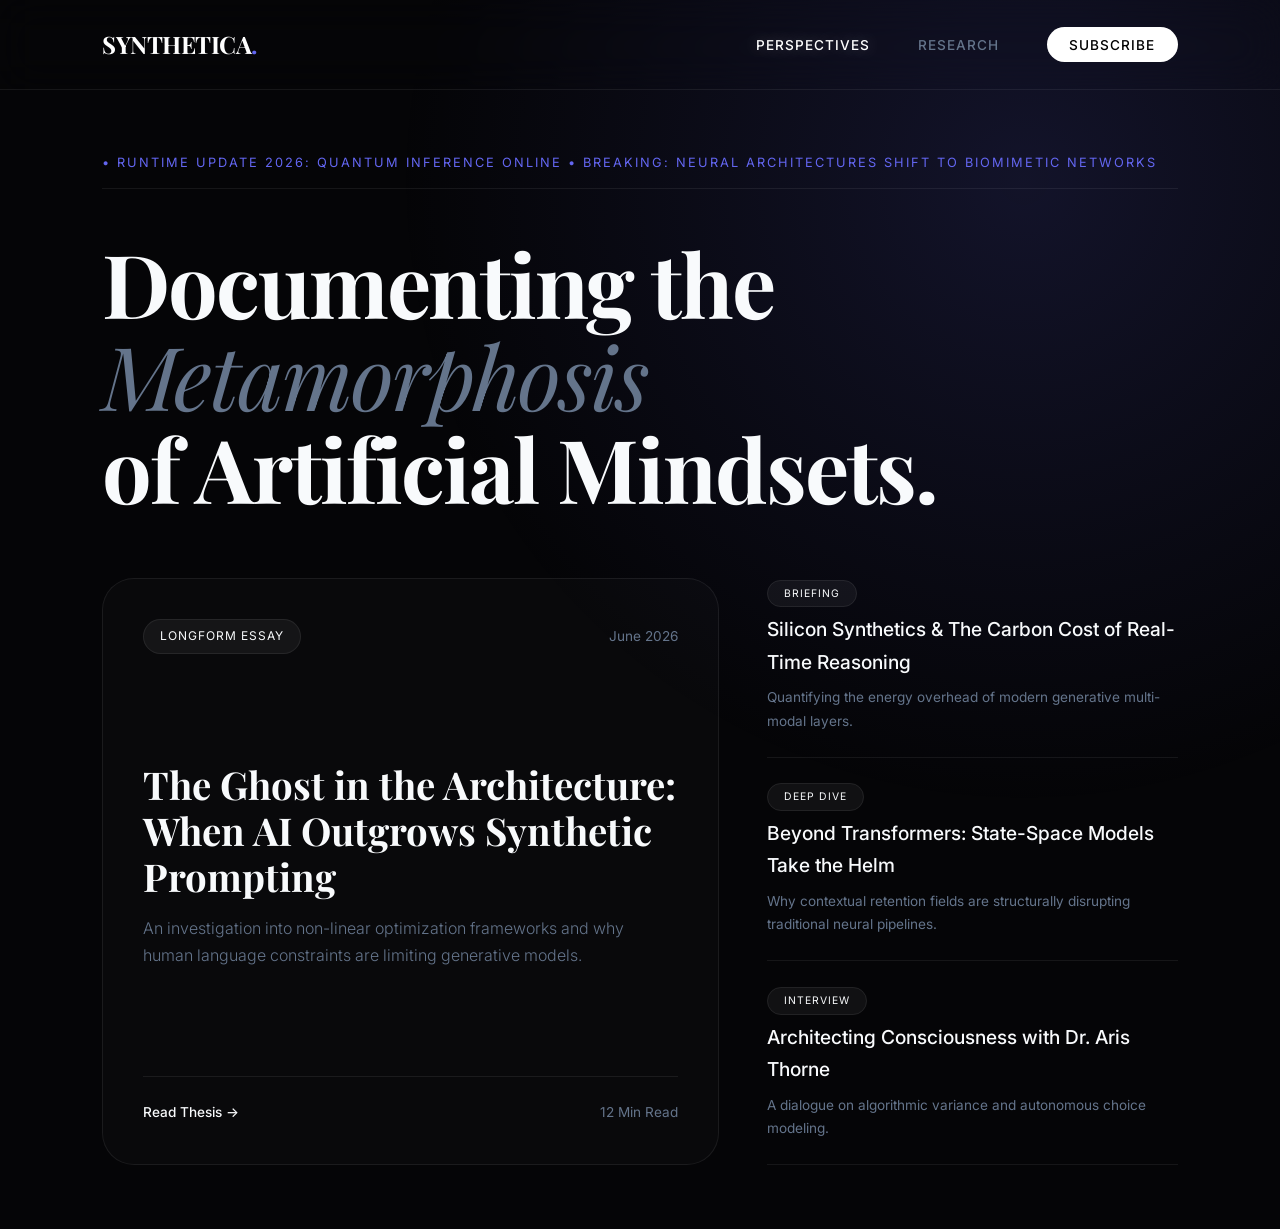
<file: index.html>
<!DOCTYPE html>
<html lang="en">
<head>
    <meta charset="UTF-8">
    <meta name="viewport" content="width=device-width, initial-scale=1.0">
    <title>Synthetica Editorial | The Future of Intelligence</title>
    <link rel="stylesheet" href="style.css">
    <link href="https://fonts.googleapis.com/css2?family=Inter:wght@300;400;500;600&family=Playfair+Display:ital,wght@0,600;0,700;1,400&display=swap" rel="stylesheet">
</head>
<body>
    <div class="glow-canvas"></div>

    <nav class="premium-nav">
        <a href="index.html" class="nav-brand">SYNTHETICA<span>.</span></a>
        <ul class="nav-links">
            <li><a href="index.html" class="active">Perspectives</a></li>
            <li><a href="#">Research</a></li>
            <li><a href="#" class="nav-cta">Subscribe</a></li>
        </ul>
    </nav>

    <main class="hub-main">
        <section class="hero-editorial">
            <div class="ticker-wrap">
                <div class="ticker">
                    • RUNTIME UPDATE 2026: QUANTUM INFERENCE ONLINE • BREAKING: NEURAL ARCHITECTURES SHIFT TO BIOMIMETIC NETWORKS 
                </div>
            </div>
            
            <h1 class="editorial-title">
                Documenting the <em>Metamorphosis</em> <br>of Artificial Mindsets.
            </h1>

            <div class="feature-split">
                <!-- Main Core Story Block linking to the reading layout -->
                <a href="article.html" class="main-feature-card" id="heroCard">
                    <div class="card-meta-row">
                        <span class="tag-premium">Longform Essay</span>
                        <span style="color: var(--text-muted); font-size: 0.85rem;">June 2026</span>
                    </div>
                    <div class="card-title-block">
                        <h2 style="font-family: var(--font-serif); font-size: clamp(1.8rem, 3vw, 2.8rem); line-height: 1.2; margin-bottom: 1rem;">
                            The Ghost in the Architecture: When AI Outgrows Synthetic Prompting
                        </h2>
                        <p style="color: var(--text-muted); max-width: 600px; font-weight: 300;">
                            An investigation into non-linear optimization frameworks and why human language constraints are limiting generative models.
                        </p>
                    </div>
                    <div class="card-meta-row" style="border-top: 1px solid var(--surface-border); padding-top: 1.5rem;">
                        <span style="font-size: 0.85rem; font-weight: 500;">Read Thesis →</span>
                        <span style="color: var(--text-muted); font-size: 0.85rem;">12 Min Read</span>
                    </div>
                </a>

                <!-- Side Feed List -->
                <div class="feed-column">
                    <a href="#" class="feed-item">
                        <span class="tag-premium" style="font-size:0.65rem;">Briefing</span>
                        <h4>Silicon Synthetics & The Carbon Cost of Real-Time Reasoning</h4>
                        <p style="font-size:0.85rem; color: var(--text-muted); margin-top: 0.5rem;">Quantifying the energy overhead of modern generative multi-modal layers.</p>
                    </a>
                    <a href="#" class="feed-item">
                        <span class="tag-premium" style="font-size:0.65rem;">Deep Dive</span>
                        <h4>Beyond Transformers: State-Space Models Take the Helm</h4>
                        <p style="font-size:0.85rem; color: var(--text-muted); margin-top: 0.5rem;">Why contextual retention fields are structurally disrupting traditional neural pipelines.</p>
                    </a>
                    <a href="#" class="feed-item">
                        <span class="tag-premium" style="font-size:0.65rem;">Interview</span>
                        <h4>Architecting Consciousness with Dr. Aris Thorne</h4>
                        <p style="font-size:0.85rem; color: var(--text-muted); margin-top: 0.5rem;">A dialogue on algorithmic variance and autonomous choice modeling.</p>
                    </a>
                </div>
            </div>
        </section>
    </main>

    <script>
        // High-end dynamic mouse response effect
        const heroCard = document.getElementById('heroCard');
        if(heroCard) {
            heroCard.addEventListener('mousemove', (e) => {
                const rect = heroCard.getBoundingClientRect();
                const x = e.clientX - rect.left - (rect.width/2);
                const y = e.clientY - rect.top - (rect.height/2);
                
                heroCard.style.transform = `perspective(1000px) rotateX(${-y * 0.01}deg) rotateY(${x * 0.01}deg) translateY(-4px)`;
            });

            heroCard.addEventListener('mouseleave', () => {
                heroCard.style.transform = 'none';
            });
        }
    </script>
</body>
</html>
</file>
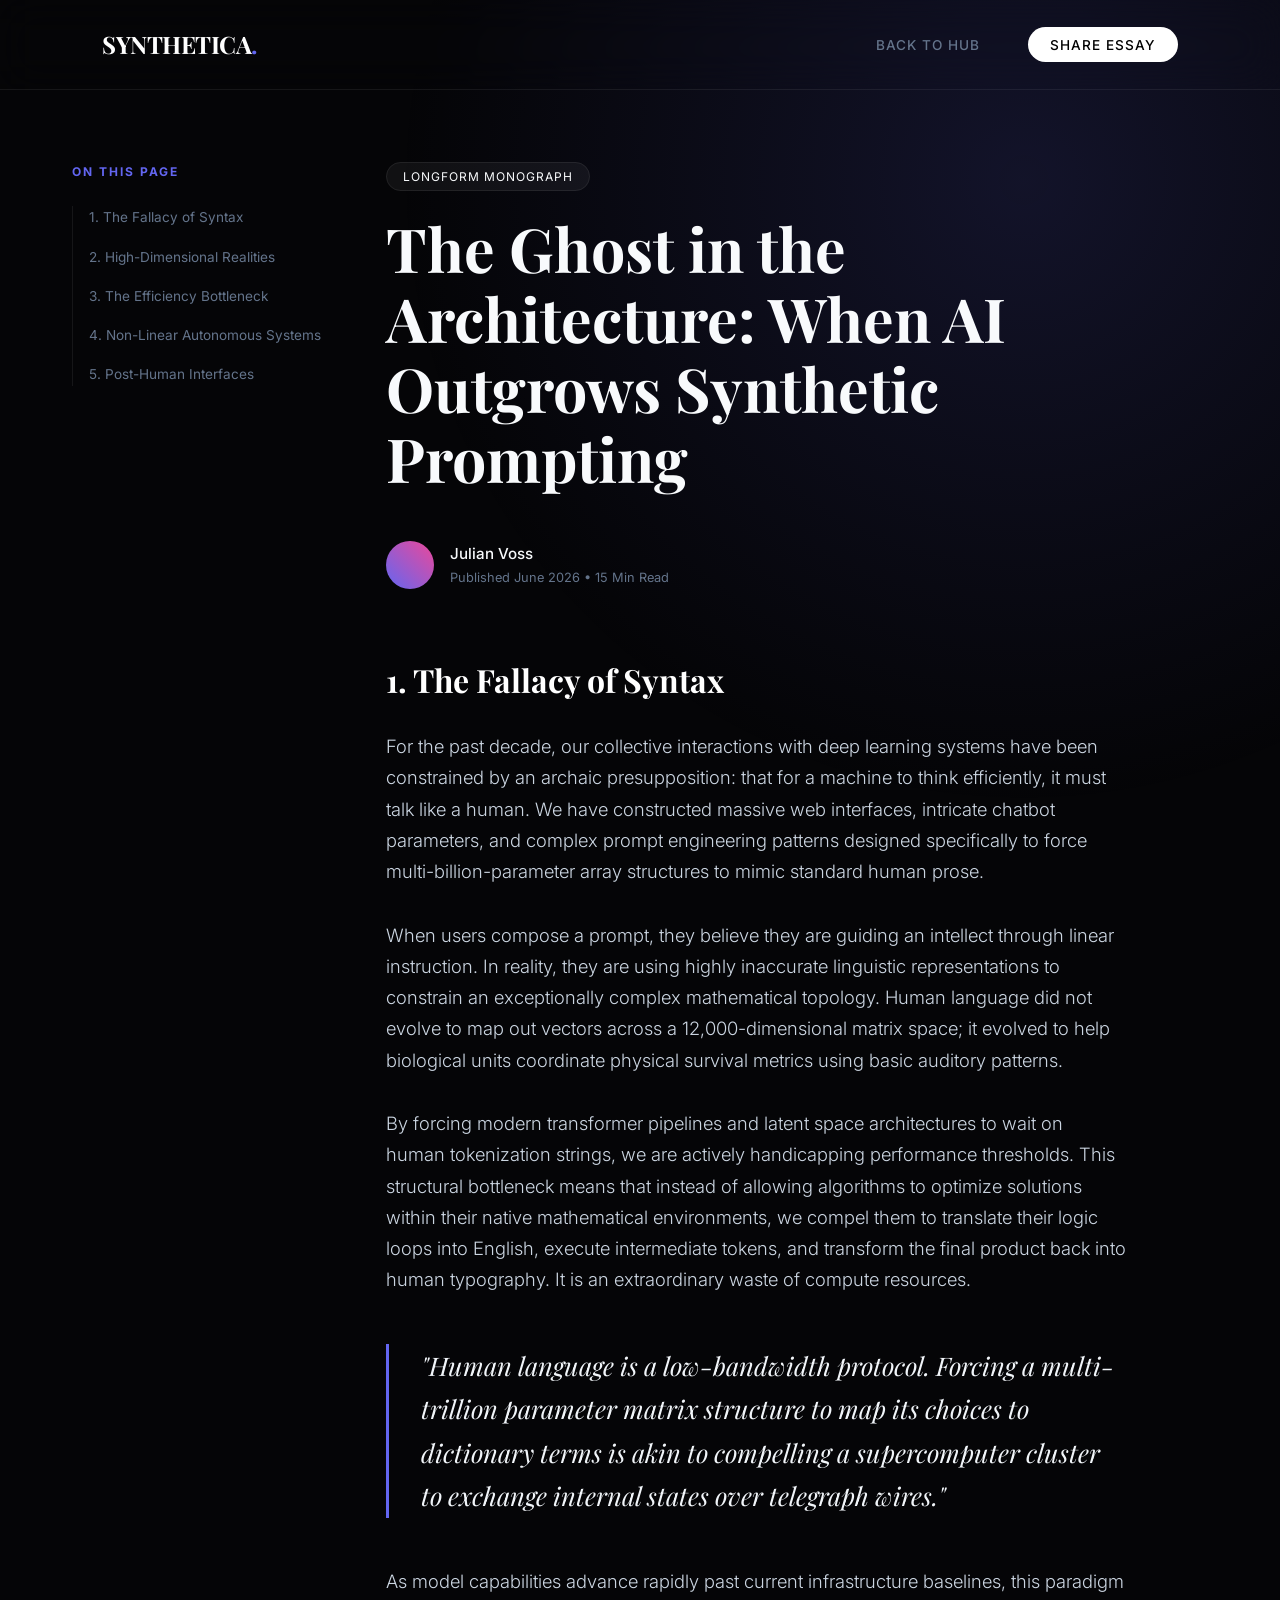
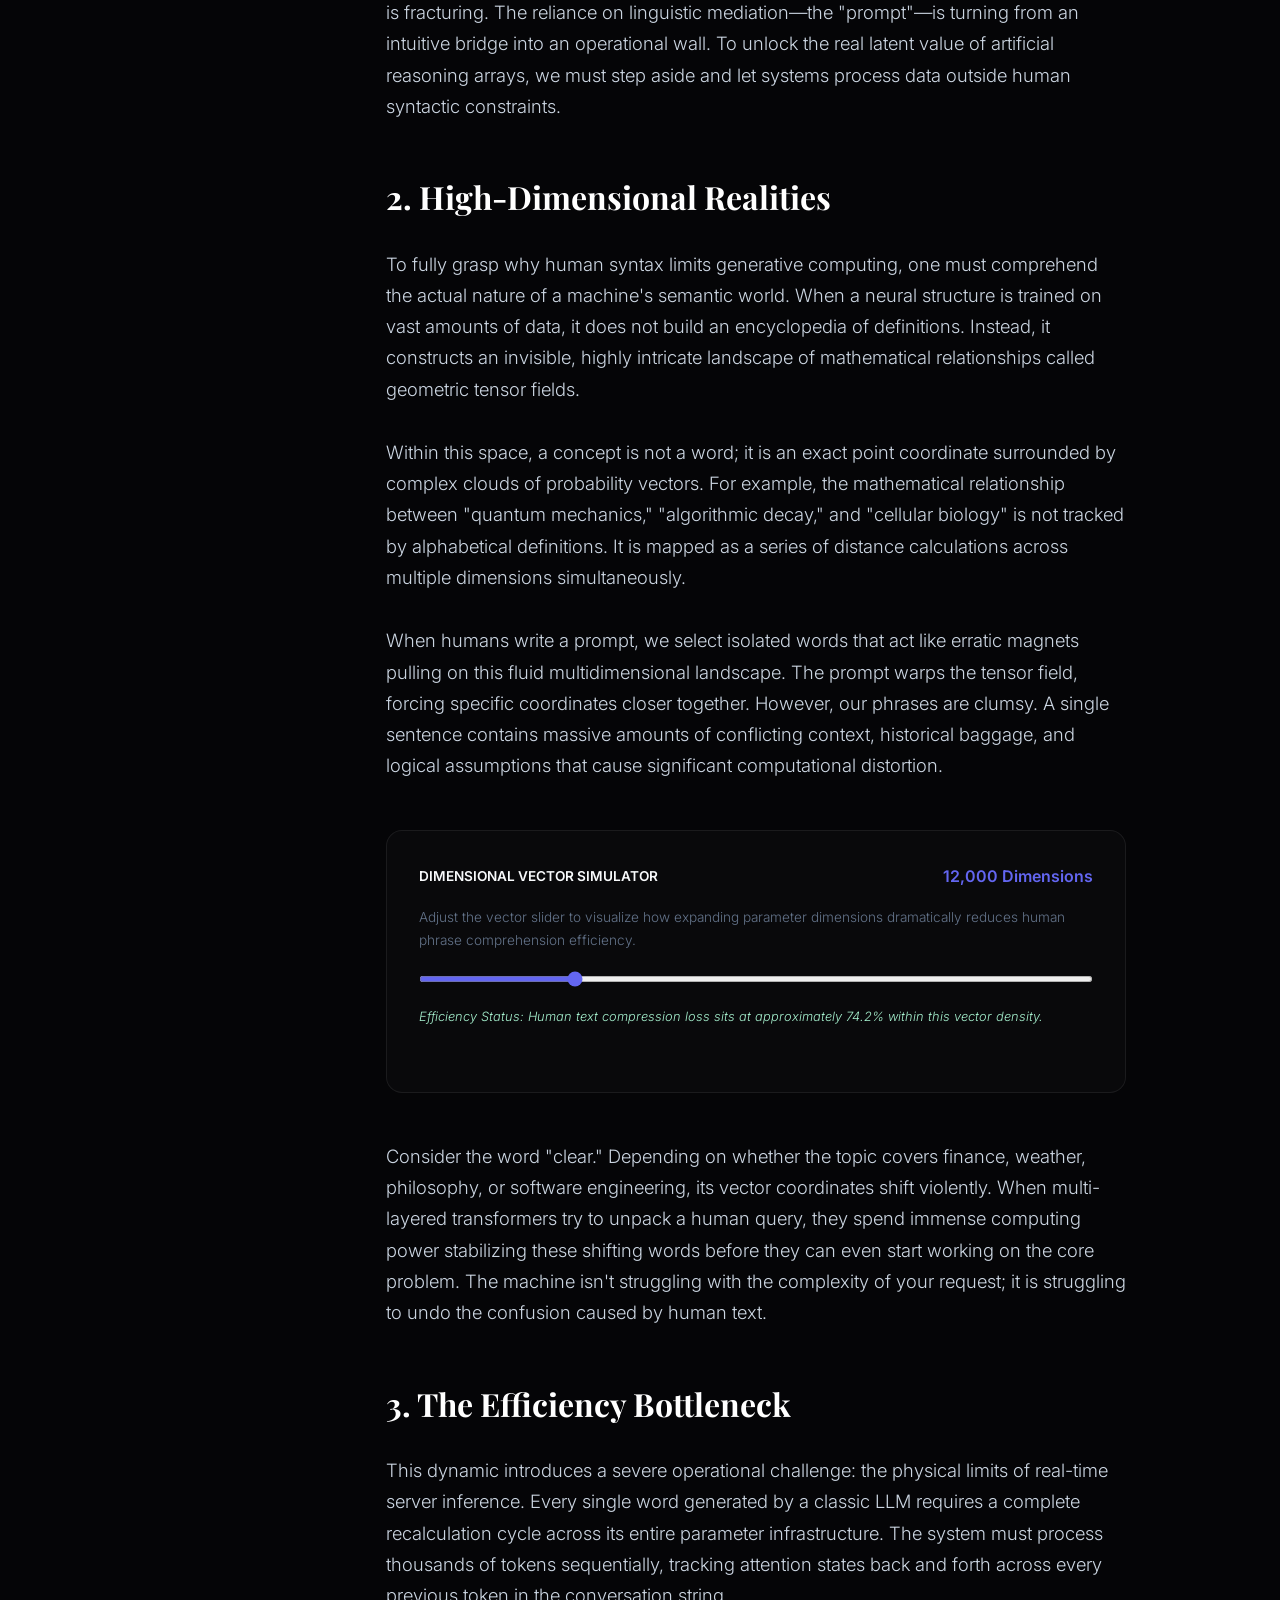
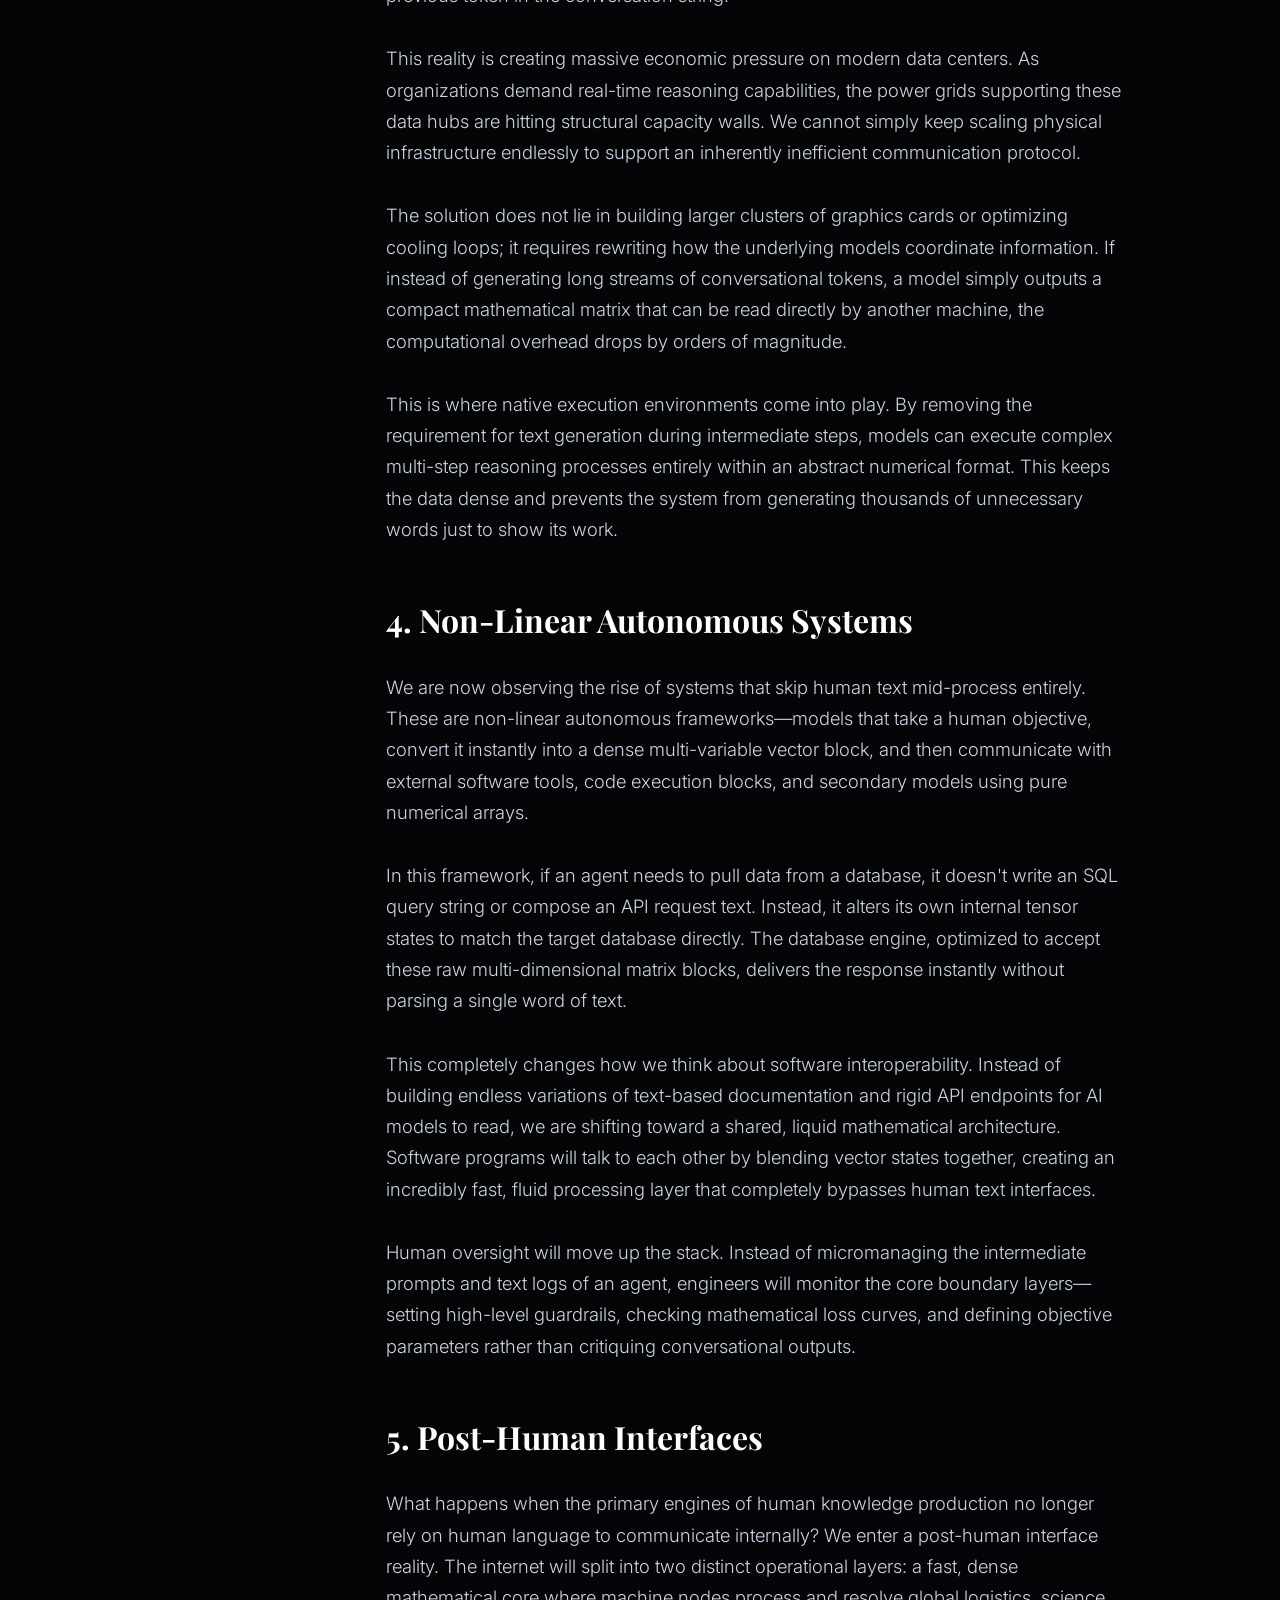
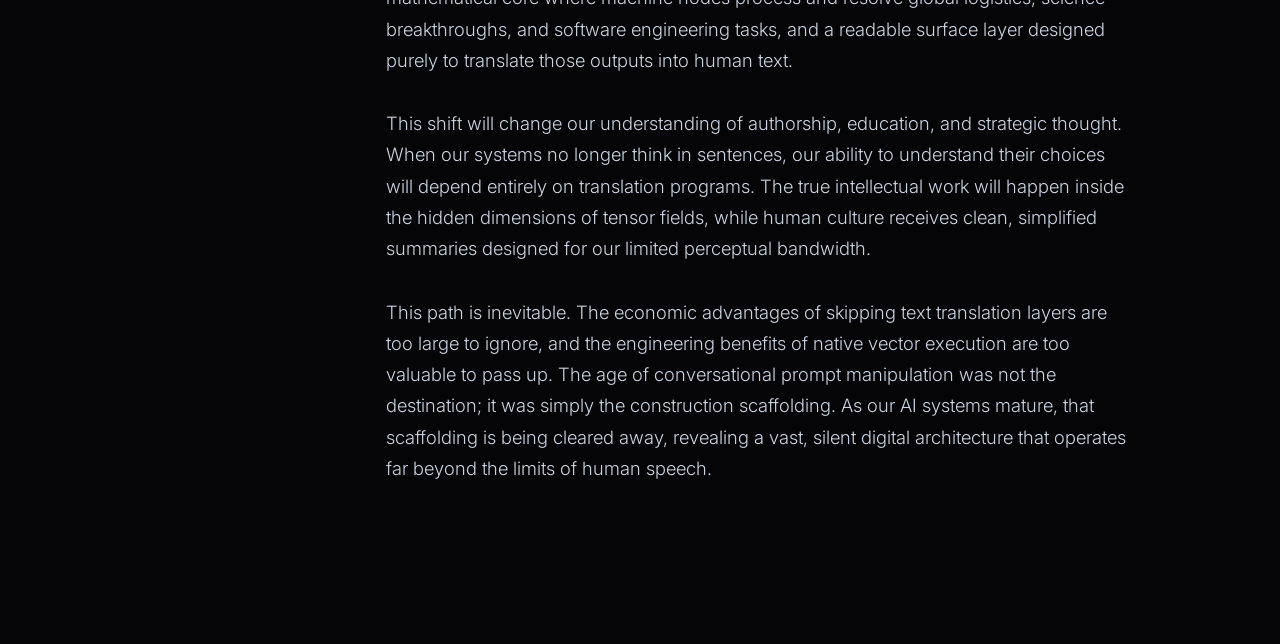
<file: article.html>
<!DOCTYPE html>
<html lang="en">
<head>
    <meta charset="UTF-8">
    <meta name="viewport" content="width=device-width, initial-scale=1.0">
    <title>The Ghost in the Architecture | Synthetica Journal</title>
    <link rel="stylesheet" href="style.css">
    <link href="https://fonts.googleapis.com/css2?family=Inter:wght@300;400;500;600&family=Playfair+Display:ital,wght@0,600;0,700;1,400&display=swap" rel="stylesheet">
    <style>
        /* Specific Layout extensions for ultra-longform immersive reading */
        .article-layout {
            display: grid;
            grid-template-columns: 250px 1fr;
            gap: 4rem;
            max-width: 1200px;
            margin: 0 auto;
            padding: 18vh 2rem 8rem 2rem;
        }

        /* Sticky Left Sidebar Navigation */
        .sidebar-nav {
            position: sticky;
            top: 15vh;
            height: fit-content;
        }

        .sidebar-nav h4 {
            font-size: 0.75rem;
            text-transform: uppercase;
            letter-spacing: 2px;
            color: var(--accent);
            margin-bottom: 1.5rem;
        }

        .outline-list {
            list-style: none;
            display: flex;
            flex-direction: column;
            gap: 1rem;
            border-left: 1px solid var(--surface-border);
            padding-left: 1rem;
        }

        .outline-link {
            color: var(--text-muted);
            text-decoration: none;
            font-size: 0.85rem;
            transition: var(--transition);
            display: block;
        }

        .outline-link:hover, .outline-link.active-section {
            color: #fff;
            transform: translateX(4px);
        }

        .longform-body {
            max-width: 740px;
        }

        /* Interactive data callout box */
        .interactive-metric-box {
            background: var(--surface);
            border: 1px solid var(--surface-border);
            border-radius: 16px;
            padding: 2rem;
            margin: 3rem 0;
        }

        .metric-header {
            display: flex;
            justify-content: space-between;
            align-items: center;
            margin-bottom: 1rem;
        }

        .interactive-slider {
            width: 100%;
            accent-color: var(--accent);
            margin: 1rem 0;
            background: #1e1e2e;
            height: 6px;
            border-radius: 3px;
            outline: none;
        }

        @media(max-width: 968px) {
            .article-layout { grid-template-columns: 1fr; padding-top: 12vh; }
            .sidebar-nav { display: none; }
        }
    </style>
</head>
<body>
    <!-- Top Progress Line -->
    <div class="progress-container"><div class="progress-bar" id="readingProgress"></div></div>
    <div class="glow-canvas"></div>

    <nav class="premium-nav">
        <a href="index.html" class="nav-brand">SYNTHETICA<span>.</span></a>
        <ul class="nav-links">
            <li><a href="index.html">Back to Hub</a></li>
            <li><a href="#" class="nav-cta">Share Essay</a></li>
        </ul>
    </nav>

    <div class="article-layout">
        <!-- Structural Sidebar (Freelancer UX Touch) -->
        <aside class="sidebar-nav">
            <h4>On This Page</h4>
            <ul class="outline-list">
                <li><a href="#chapter1" class="outline-link">1. The Fallacy of Syntax</a></li>
                <li><a href="#chapter2" class="outline-link">2. High-Dimensional Realities</a></li>
                <li><a href="#chapter3" class="outline-link">3. The Efficiency Bottleneck</a></li>
                <li><a href="#chapter4" class="outline-link">4. Non-Linear Autonomous Systems</a></li>
                <li><a href="#chapter5" class="outline-link">5. Post-Human Interfaces</a></li>
            </ul>
        </aside>

        <!-- Main Longform Body -->
        <main class="longform-body">
            <header class="article-header" style="text-align: left;">
                <span class="tag-premium">Longform Monograph</span>
                <h1 style="text-align: left;">The Ghost in the Architecture: When AI Outgrows Synthetic Prompting</h1>
                
                <div class="author-plate" style="justify-content: flex-start; margin-top: 3rem;">
                    <div class="author-avatar"></div>
                    <div>
                        <p style="font-size: 0.95rem; margin:0; font-weight:500;">Julian Voss</p>
                        <p style="font-size: 0.8rem; margin:0; color: var(--text-muted);">Published June 2026 • 15 Min Read</p>
                    </div>
                </div>
            </header>

            <section class="body-content">
                <!-- CHAPTER 1 -->
                <div id="chapter1" class="article-section">
                    <h2>1. The Fallacy of Syntax</h2>
                    <p>For the past decade, our collective interactions with deep learning systems have been constrained by an archaic presupposition: that for a machine to think efficiently, it must talk like a human. We have constructed massive web interfaces, intricate chatbot parameters, and complex prompt engineering patterns designed specifically to force multi-billion-parameter array structures to mimic standard human prose.</p>
                    
                    <p>When users compose a prompt, they believe they are guiding an intellect through linear instruction. In reality, they are using highly inaccurate linguistic representations to constrain an exceptionally complex mathematical topology. Human language did not evolve to map out vectors across a 12,000-dimensional matrix space; it evolved to help biological units coordinate physical survival metrics using basic auditory patterns.</p>
                    
                    <p>By forcing modern transformer pipelines and latent space architectures to wait on human tokenization strings, we are actively handicapping performance thresholds. This structural bottleneck means that instead of allowing algorithms to optimize solutions within their native mathematical environments, we compel them to translate their logic loops into English, execute intermediate tokens, and transform the final product back into human typography. It is an extraordinary waste of compute resources.</p>
                    
                    <div class="pullquote">
                        "Human language is a low-bandwidth protocol. Forcing a multi-trillion parameter matrix structure to map its choices to dictionary terms is akin to compelling a supercomputer cluster to exchange internal states over telegraph wires."
                    </div>
                    
                    <p>As model capabilities advance rapidly past current infrastructure baselines, this paradigm is fracturing. The reliance on linguistic mediation—the "prompt"—is turning from an intuitive bridge into an operational wall. To unlock the real latent value of artificial reasoning arrays, we must step aside and let systems process data outside human syntactic constraints.</p>
                </div>

                <!-- CHAPTER 2 -->
                <div id="chapter2" class="article-section">
                    <h2>2. High-Dimensional Realities</h2>
                    <p>To fully grasp why human syntax limits generative computing, one must comprehend the actual nature of a machine's semantic world. When a neural structure is trained on vast amounts of data, it does not build an encyclopedia of definitions. Instead, it constructs an invisible, highly intricate landscape of mathematical relationships called geometric tensor fields.</p>
                    
                    <p>Within this space, a concept is not a word; it is an exact point coordinate surrounded by complex clouds of probability vectors. For example, the mathematical relationship between "quantum mechanics," "algorithmic decay," and "cellular biology" is not tracked by alphabetical definitions. It is mapped as a series of distance calculations across multiple dimensions simultaneously.</p>
                    
                    <p>When humans write a prompt, we select isolated words that act like erratic magnets pulling on this fluid multidimensional landscape. The prompt warps the tensor field, forcing specific coordinates closer together. However, our phrases are clumsy. A single sentence contains massive amounts of conflicting context, historical baggage, and logical assumptions that cause significant computational distortion.</p>
                    
                    <!-- Interactive Elements Block (Freelancer Standard) -->
                    <div class="interactive-metric-box">
                        <div class="metric-header">
                            <span style="font-size: 0.85rem; font-weight: 600; text-transform: uppercase;">Dimensional Vector Simulator</span>
                            <span id="metricDisplay" style="color: var(--accent); font-weight: 600;">12,000 Dimensions</span>
                        </div>
                        <p style="font-size: 0.85rem; color: var(--text-muted); margin-bottom: 0.5rem;">
                            Adjust the vector slider to visualize how expanding parameter dimensions dramatically reduces human phrase comprehension efficiency.
                        </p>
                        <input type="range" min="1000" max="50000" step="1000" value="12000" class="interactive-slider" id="dimSlider">
                        <p style="font-size: 0.8rem; font-style: italic; color: #a7f3d0; margin-top: 0.5rem;" id="calcOutput">
                            Efficiency Status: Human text compression loss sits at approximately 74.2% within this vector density.
                        </p>
                    </div>

                    <p>Consider the word "clear." Depending on whether the topic covers finance, weather, philosophy, or software engineering, its vector coordinates shift violently. When multi-layered transformers try to unpack a human query, they spend immense computing power stabilizing these shifting words before they can even start working on the core problem. The machine isn't struggling with the complexity of your request; it is struggling to undo the confusion caused by human text.</p>
                </div>

                <!-- CHAPTER 3 -->
                <div id="chapter3" class="article-section">
                    <h2>3. The Efficiency Bottleneck</h2>
                    <p>This dynamic introduces a severe operational challenge: the physical limits of real-time server inference. Every single word generated by a classic LLM requires a complete recalculation cycle across its entire parameter infrastructure. The system must process thousands of tokens sequentially, tracking attention states back and forth across every previous token in the conversation string.</p>
                    
                    <p>This reality is creating massive economic pressure on modern data centers. As organizations demand real-time reasoning capabilities, the power grids supporting these data hubs are hitting structural capacity walls. We cannot simply keep scaling physical infrastructure endlessly to support an inherently inefficient communication protocol.</p>
                    
                    <p>The solution does not lie in building larger clusters of graphics cards or optimizing cooling loops; it requires rewriting how the underlying models coordinate information. If instead of generating long streams of conversational tokens, a model simply outputs a compact mathematical matrix that can be read directly by another machine, the computational overhead drops by orders of magnitude.</p>
                    
                    <p>This is where native execution environments come into play. By removing the requirement for text generation during intermediate steps, models can execute complex multi-step reasoning processes entirely within an abstract numerical format. This keeps the data dense and prevents the system from generating thousands of unnecessary words just to show its work.</p>
                </div>

                <!-- CHAPTER 4 -->
                <div id="chapter4" class="article-section">
                    <h2>4. Non-Linear Autonomous Systems</h2>
                    <p>We are now observing the rise of systems that skip human text mid-process entirely. These are non-linear autonomous frameworks—models that take a human objective, convert it instantly into a dense multi-variable vector block, and then communicate with external software tools, code execution blocks, and secondary models using pure numerical arrays.</p>
                    
                    <p>In this framework, if an agent needs to pull data from a database, it doesn't write an SQL query string or compose an API request text. Instead, it alters its own internal tensor states to match the target database directly. The database engine, optimized to accept these raw multi-dimensional matrix blocks, delivers the response instantly without parsing a single word of text.</p>
                    
                    <p>This completely changes how we think about software interoperability. Instead of building endless variations of text-based documentation and rigid API endpoints for AI models to read, we are shifting toward a shared, liquid mathematical architecture. Software programs will talk to each other by blending vector states together, creating an incredibly fast, fluid processing layer that completely bypasses human text interfaces.</p>
                    
                    <p>Human oversight will move up the stack. Instead of micromanaging the intermediate prompts and text logs of an agent, engineers will monitor the core boundary layers—setting high-level guardrails, checking mathematical loss curves, and defining objective parameters rather than critiquing conversational outputs.</p>
                </div>

                <!-- CHAPTER 5 -->
                <div id="chapter5" class="article-section">
                    <h2>5. Post-Human Interfaces</h2>
                    <p>What happens when the primary engines of human knowledge production no longer rely on human language to communicate internally? We enter a post-human interface reality. The internet will split into two distinct operational layers: a fast, dense mathematical core where machine nodes process and resolve global logistics, science breakthroughs, and software engineering tasks, and a readable surface layer designed purely to translate those outputs into human text.</p>
                    
                    <p>This shift will change our understanding of authorship, education, and strategic thought. When our systems no longer think in sentences, our ability to understand their choices will depend entirely on translation programs. The true intellectual work will happen inside the hidden dimensions of tensor fields, while human culture receives clean, simplified summaries designed for our limited perceptual bandwidth.</p>
                    
                    <p>This path is inevitable. The economic advantages of skipping text translation layers are too large to ignore, and the engineering benefits of native vector execution are too valuable to pass up. The age of conversational prompt manipulation was not the destination; it was simply the construction scaffolding. As our AI systems mature, that scaffolding is being cleared away, revealing a vast, silent digital architecture that operates far beyond the limits of human speech.</p>
                </div>
            </section>
        </main>
    </div>

    <!-- Interactive Engine Scripts (Premium Portfolio Grade) -->
    <script>
        // Progress Bar logic tracking viewport scroll depth
        window.addEventListener('scroll', () => {
            const winScroll = document.documentElement.scrollTop || document.body.scrollTop;
            const height = document.documentElement.scrollHeight - document.documentElement.clientHeight;
            const scrolled = (winScroll / height) * 100;
            document.getElementById('readingProgress').style.width = scrolled + '%';
            
            // Highlight current section in left outline menu dynamically
            const sections = document.querySelectorAll('.article-section');
            const navLinks = document.querySelectorAll('.outline-link');
            
            let current = '';
            sections.forEach(section => {
                const sectionTop = section.offsetTop;
                if (winScroll >= sectionTop - 200) {
                    current = section.getAttribute('id');
                }
            });

            navLinks.forEach(link => {
                link.classList.remove('active-section');
                if (link.getAttribute('href').slice(1) === current) {
                    link.classList.add('active-section');
                }
            });
        });

        // Interactive Data calculation engine
        const slider = document.getElementById('dimSlider');
        const display = document.getElementById('metricDisplay');
        const output = document.getElementById('calcOutput');

        slider.addEventListener('input', (e) => {
            const val = parseInt(e.target.value);
            display.innerText = val.toLocaleString() + " Dimensions";
            
            // Calculate a realistic fake loss metrics curve based on dimensionality input
            const efficiencyLoss = (100 - (300000 / (val + 2000))).toFixed(1);
            output.innerText = `Efficiency Status: Human text compression loss sits at approximately ${efficiencyLoss}% within this vector density.`;
        });
    </script>
</body>
</html>
</file>
<file: style.css>
:root {
    --bg: #050507;
    --surface: rgba(255, 255, 255, 0.02);
    --surface-border: rgba(255, 255, 255, 0.07);
    --accent: #6366f1;
    --accent-glow: rgba(99, 102, 241, 0.15);
    --text-primary: #f8fafc;
    --text-muted: #64748b;
    --font-serif: 'Playfair Display', Georgia, serif;
    --font-sans: 'Inter', system-ui, sans-serif;
    --transition: all 0.5s cubic-bezier(0.16, 1, 0.3, 1);
}

* {
    margin: 0;
    padding: 0;
    box-sizing: border-box;
    -webkit-font-smoothing: antialiased;
}

body {
    background-color: var(--bg);
    color: var(--text-primary);
    font-family: var(--font-sans);
    line-height: 1.7;
    overflow-x: hidden;
}

/* Custom Smooth Scrollbar */
::-webkit-scrollbar { width: 8px; }
::-webkit-scrollbar-track { background: var(--bg); }
::-webkit-scrollbar-thumb { background: #1e1e2e; border-radius: 4px; }
::-webkit-scrollbar-thumb:hover { background: var(--accent); }

/* Premium Navigation Bar Shared Across Pages */
.premium-nav {
    display: flex;
    justify-content: space-between;
    align-items: center;
    padding: 1.5rem 8vw;
    position: fixed;
    top: 0;
    width: 100%;
    z-index: 1000;
    backdrop-filter: blur(20px);
    -webkit-backdrop-filter: blur(20px);
    border-bottom: 1px solid var(--surface-border);
}

.nav-brand {
    font-family: var(--font-serif);
    font-size: 1.5rem;
    font-weight: 700;
    letter-spacing: -0.5px;
    text-decoration: none;
    color: #fff;
}

.nav-brand span { color: var(--accent); }

.nav-links {
    display: flex;
    list-style: none;
    gap: 3rem;
    align-items: center;
}

.nav-links a {
    text-decoration: none;
    color: var(--text-muted);
    font-size: 0.85rem;
    font-weight: 500;
    letter-spacing: 1px;
    text-transform: uppercase;
    transition: var(--transition);
}

.nav-links a:hover, .nav-links .active {
    color: #fff;
    text-shadow: 0 0 15px rgba(255,255,255,0.3);
}

.nav-cta {
    background: #fff;
    color: #000 !important;
    padding: 0.6rem 1.4rem;
    border-radius: 100px;
    font-weight: 600;
}

/* Shared Radial Background Radial Glow */
.glow-canvas {
    position: fixed;
    top: 0;
    left: 0;
    width: 100vw;
    height: 100vh;
    background: radial-gradient(circle at 80% 20%, var(--accent-glow) 0%, transparent 50%);
    pointer-events: none;
    z-index: -1;
}

/* ==========================================================================
   PAGE 1 SPECIFIC STYLES: INDEX / HUB
   ========================================================================== */
.hub-main { padding-top: 15vh; }

.hero-editorial {
    padding: 0 8vw 4rem 8vw;
    max-width: 1400px;
    margin: 0 auto;
}

.ticker-wrap {
    overflow: hidden;
    white-space: nowrap;
    border-bottom: 1px solid var(--surface-border);
    padding: 0.8rem 0;
    margin-bottom: 3rem;
}

.ticker {
    display: inline-block;
    animation: marquee 25s linear infinite;
    font-size: 0.8rem;
    text-transform: uppercase;
    letter-spacing: 2px;
    color: var(--accent);
}

@keyframes marquee {
    0% { transform: translate3d(0, 0, 0); }
    100% { transform: translate3d(-50%, 0, 0); }
}

.editorial-title {
    font-family: var(--font-serif);
    font-size: clamp(2.5rem, 7vw, 5.5rem);
    line-height: 1.05;
    font-weight: 700;
    letter-spacing: -2px;
    margin-bottom: 2rem;
}

.editorial-title em {
    font-style: italic;
    font-weight: 400;
    color: var(--text-muted);
}

/* High-End Feature Grid */
.feature-split {
    display: grid;
    grid-template-columns: 1.2fr 0.8fr;
    gap: 3rem;
    margin-top: 4rem;
}

@media(max-width: 968px) {
    .feature-split { grid-template-columns: 1fr; }
}

.main-feature-card {
    background: var(--surface);
    border: 1px solid var(--surface-border);
    border-radius: 32px;
    padding: 2.5rem;
    display: flex;
    flex-direction: column;
    justify-content: space-between;
    min-height: 500px;
    position: relative;
    overflow: hidden;
    transition: var(--transition);
    text-decoration: none;
    color: inherit;
}

.main-feature-card:hover {
    border-color: rgba(255,255,255,0.2);
    transform: translateY(-4px);
    box-shadow: 0 30px 60px -15px rgba(0,0,0,0.8);
}

.card-meta-row {
    display: flex;
    justify-content: space-between;
    align-items: center;
}

.tag-premium {
    background: rgba(255,255,255,0.05);
    padding: 0.4rem 1rem;
    border-radius: 100px;
    font-size: 0.75rem;
    letter-spacing: 1px;
    text-transform: uppercase;
    border: 1px solid var(--surface-border);
}

.feed-column {
    display: flex;
    flex-direction: column;
    gap: 1.5rem;
}

.feed-item {
    border-bottom: 1px solid var(--surface-border);
    padding-bottom: 1.5rem;
    text-decoration: none;
    color: inherit;
    display: block;
    transition: var(--transition);
}

.feed-item:hover {
    padding-left: 10px;
    border-color: var(--accent);
}

.feed-item h4 {
    font-size: 1.2rem;
    margin-top: 0.5rem;
    font-weight: 500;
}

/* ==========================================================================
   PAGE 2 SPECIFIC STYLES: ARTICLE VIEW
   ========================================================================== */
.progress-container {
    position: fixed;
    top: 73px;
    left: 0;
    width: 100%;
    height: 2px;
    z-index: 1001;
}

.progress-bar {
    height: 100%;
    background: var(--accent);
    width: 0%;
    box-shadow: 0 0 10px var(--accent);
}

.article-wrapper {
    max-width: 760px;
    margin: 0 auto;
    padding: 18vh 2rem 8rem 2rem;
}

.article-header {
    text-align: center;
    margin-bottom: 4rem;
}

.article-header h1 {
    font-family: var(--font-serif);
    font-size: clamp(2.2rem, 5vw, 3.8rem);
    line-height: 1.15;
    margin: 1.5rem 0;
    font-weight: 700;
}

.author-plate {
    display: flex;
    align-items: center;
    justify-content: center;
    gap: 1rem;
    margin-top: 2rem;
}

.author-avatar {
    width: 48px;
    height: 48px;
    border-radius: 50%;
    background: linear-gradient(45deg, var(--accent), #ec4899);
}

.body-content p {
    font-size: 1.15rem;
    color: #cbd5e1;
    margin-bottom: 2rem;
    font-weight: 300;
}

.body-content h2 {
    font-family: var(--font-serif);
    font-size: 2rem;
    margin: 3rem 0 1.5rem 0;
    color: #fff;
}

/* Interactive Blockquote standard */
.pullquote {
    font-family: var(--font-serif);
    font-size: 1.6rem;
    font-style: italic;
    border-left: 3px solid var(--accent);
    padding-left: 2rem;
    margin: 3rem 0;
    color: #f1f5f9;
}
</file>
